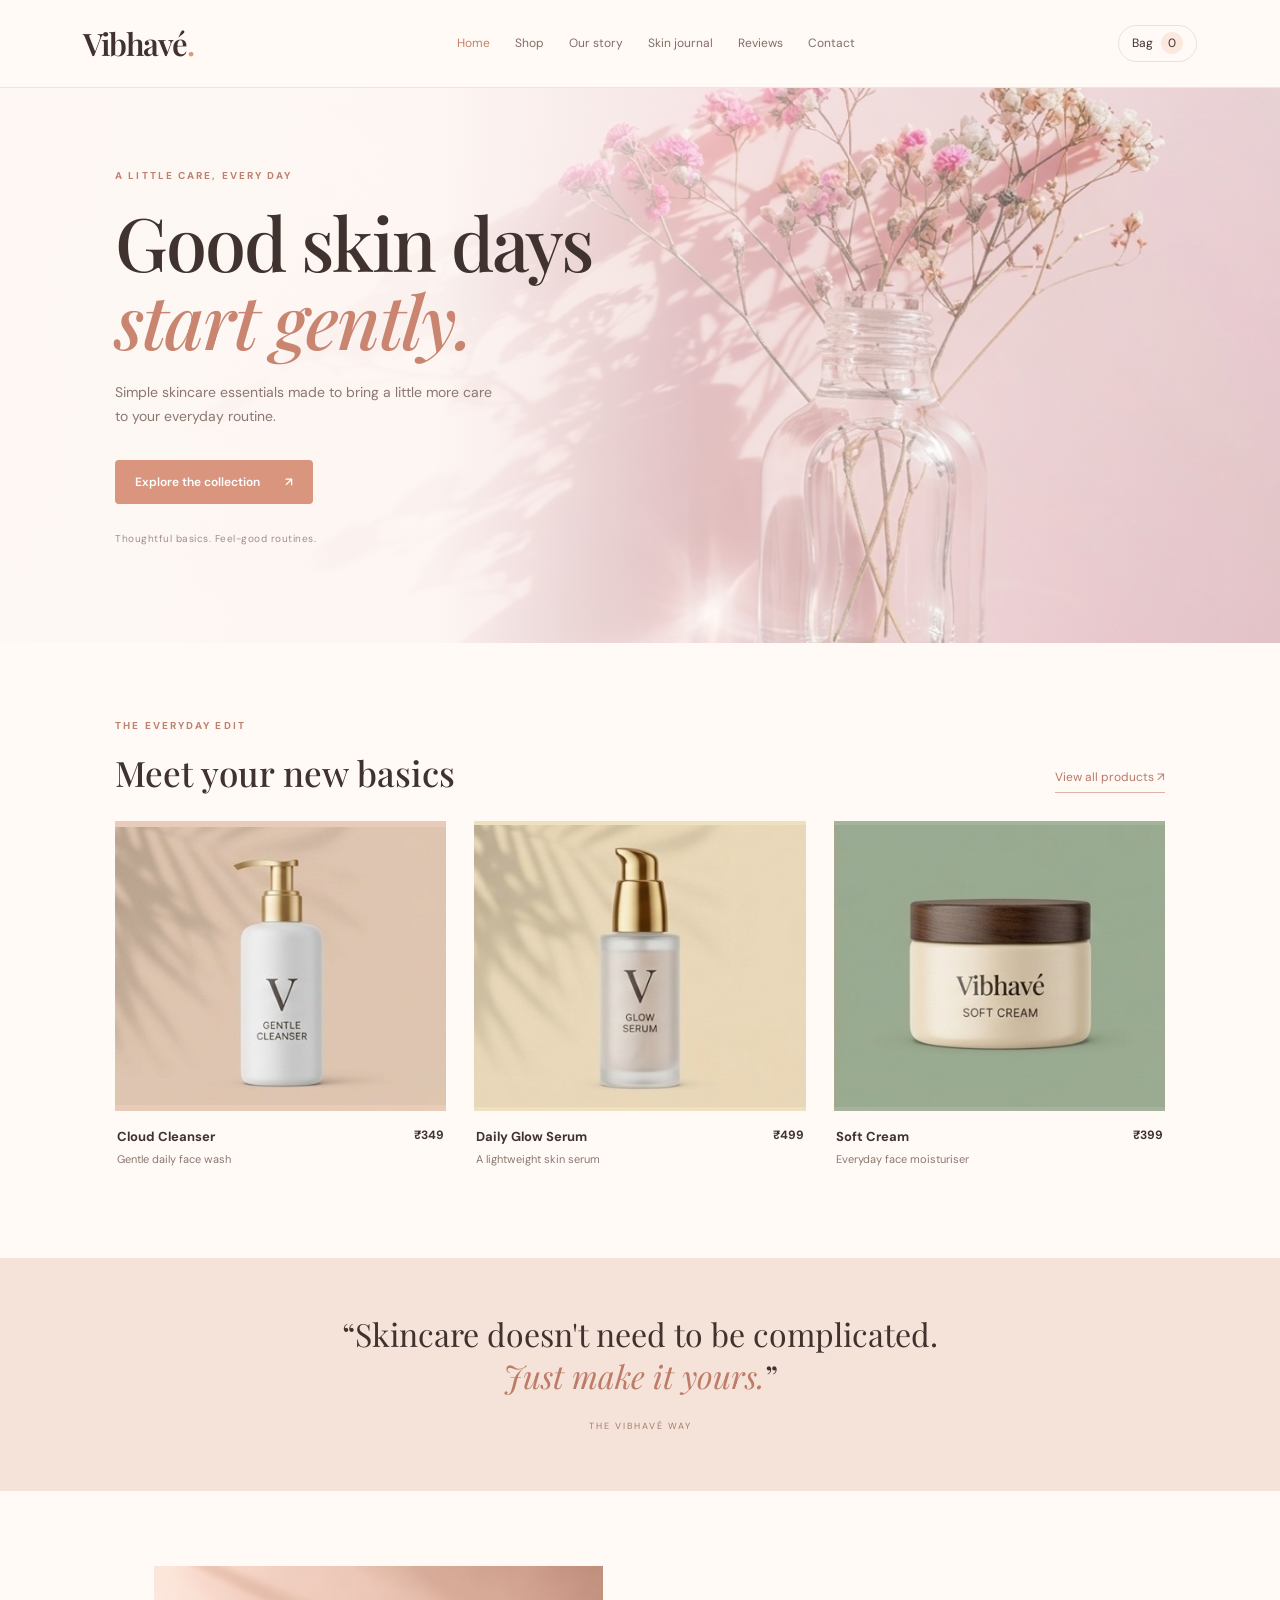
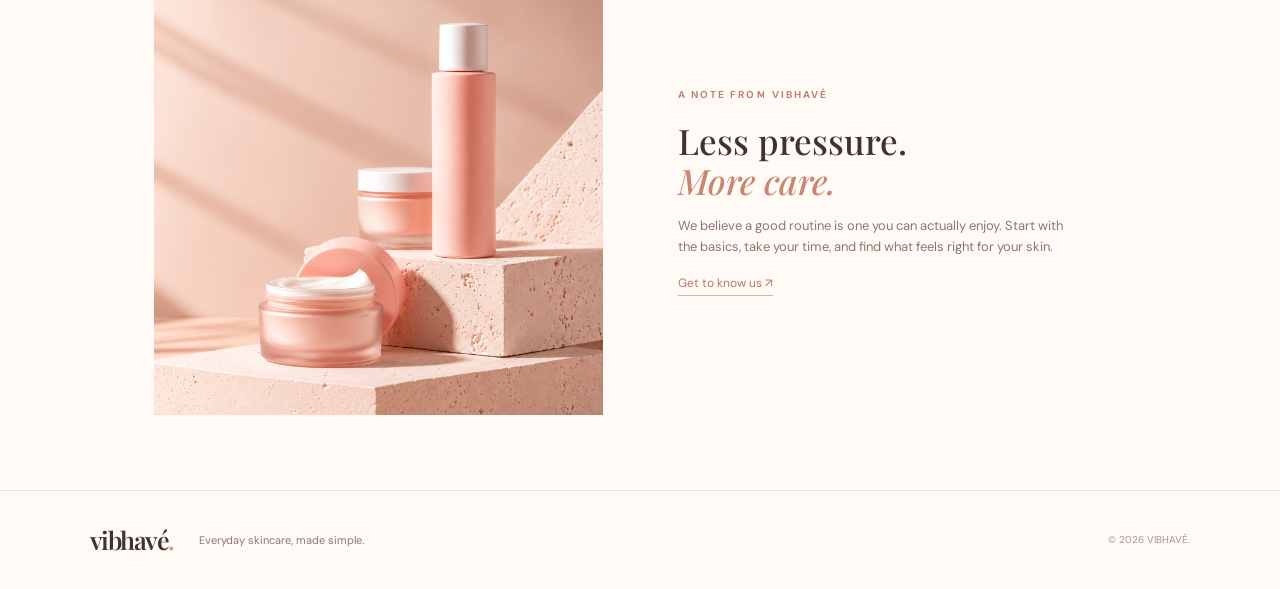
<file: Vibhave Skincare brand project/index.html>
<!DOCTYPE html>
<html lang="en">
<head>
  <meta charset="UTF-8">
  <meta name="viewport" content="width=device-width, initial-scale=1.0">
  <title>Vibhavé | Everyday Skincare</title>
  <link rel="stylesheet" href="style.css">
  <link rel="stylesheet" href="drawing.css">
</head>
<body>
  <header class="site-header">
    <a class="logo" href="index.html">Vibhavé<span>.</span></a>
    <nav>
      <a class="active" href="index.html">Home</a>
      <a href="shop.html">Shop</a>
      <a href="about.html">Our story</a>
      <a href="guide.html">Skin journal</a>
      <a href="reviews.html">Reviews</a>
      <a href="contact.html">Contact</a>
    </nav>
    <a class="cart-link" href="shop.html">Bag <span id="cart-count">0</span></a>
  </header>

  <main>
    <section class="drawing">
      <div class="drawing-copy">
        <p class="eyebrow">A LITTLE CARE, EVERY DAY</p>
        <h1>Good skin days<br><em>start gently.</em></h1>
        <p class="drawing-text">Simple skincare essentials made to bring a little more care to your everyday routine.</p>
        <a class="button" href="shop.html">Explore the collection<span>↗</span></a>
        <p class="small-note">Thoughtful basics. Feel-good routines.</p>
      </div>
    </section>

    <section class="section">
      <div class="section-heading">
        <div><p class="eyebrow">THE EVERYDAY EDIT</p><h2>Meet your new basics</h2></div>
        <a class="text-link" href="shop.html">View all products ↗</a>
      </div>
      <div class="product-grid">
        <article class="product-card">
          <div class="product-visual product-visual--cleanser">
            <img class="product-image" src="images/gentle-cleanser.jpeg" alt="Gentle Cleanser" />
          </div>
          <div class="product-info"><div><h3>Cloud Cleanser</h3><p>Gentle daily face wash</p></div><strong>₹349</strong></div>
        </article>
        <article class="product-card">
          <div class="product-visual product-visual--serum">
            <img class="product-image" src="images/glow-serum.jpeg" alt="Glow Serum" />
          </div>
          <div class="product-info"><div><h3>Daily Glow Serum</h3><p>A lightweight skin serum</p></div><strong>₹499</strong></div>
        </article>
        <article class="product-card">
          <div class="product-visual product-visual--cream">
            <img class="product-image" src="images/soft-cream.jpeg" alt="Soft Cream" />
          </div>
          <div class="product-info"><div><h3>Soft Cream</h3><p>Everyday face moisturiser</p></div><strong>₹399</strong></div>
        </article>
      </div>
    </section>

    <section class="quote-band"><p>“Skincare doesn't need to be complicated.<br><em>Just make it yours.</em>”</p><span>THE VIBHAVÉ WAY</span></section>
    <section class="split-callout">
      <img class="callout-image" src="images/skincare-routine.png" alt="Skincare products arranged on warm peach-toned display blocks" />
      <div><p class="eyebrow">A NOTE FROM VIBHAVÉ</p><h2>Less pressure.<br><em>More care.</em></h2><p>We believe a good routine is one you can actually enjoy. Start with the basics, take your time, and find what feels right for your skin.</p><a class="text-link" href="about.html">Get to know us ↗</a></div>
    </section>
  </main>
  <footer><a class="logo" href="index.html">vibhavé<span>.</span></a><p>Everyday skincare, made simple.</p><small>© 2026 VIBHAVÉ. </small></footer>
  <script src="script.js"></script>
</body>
</html>
</file>
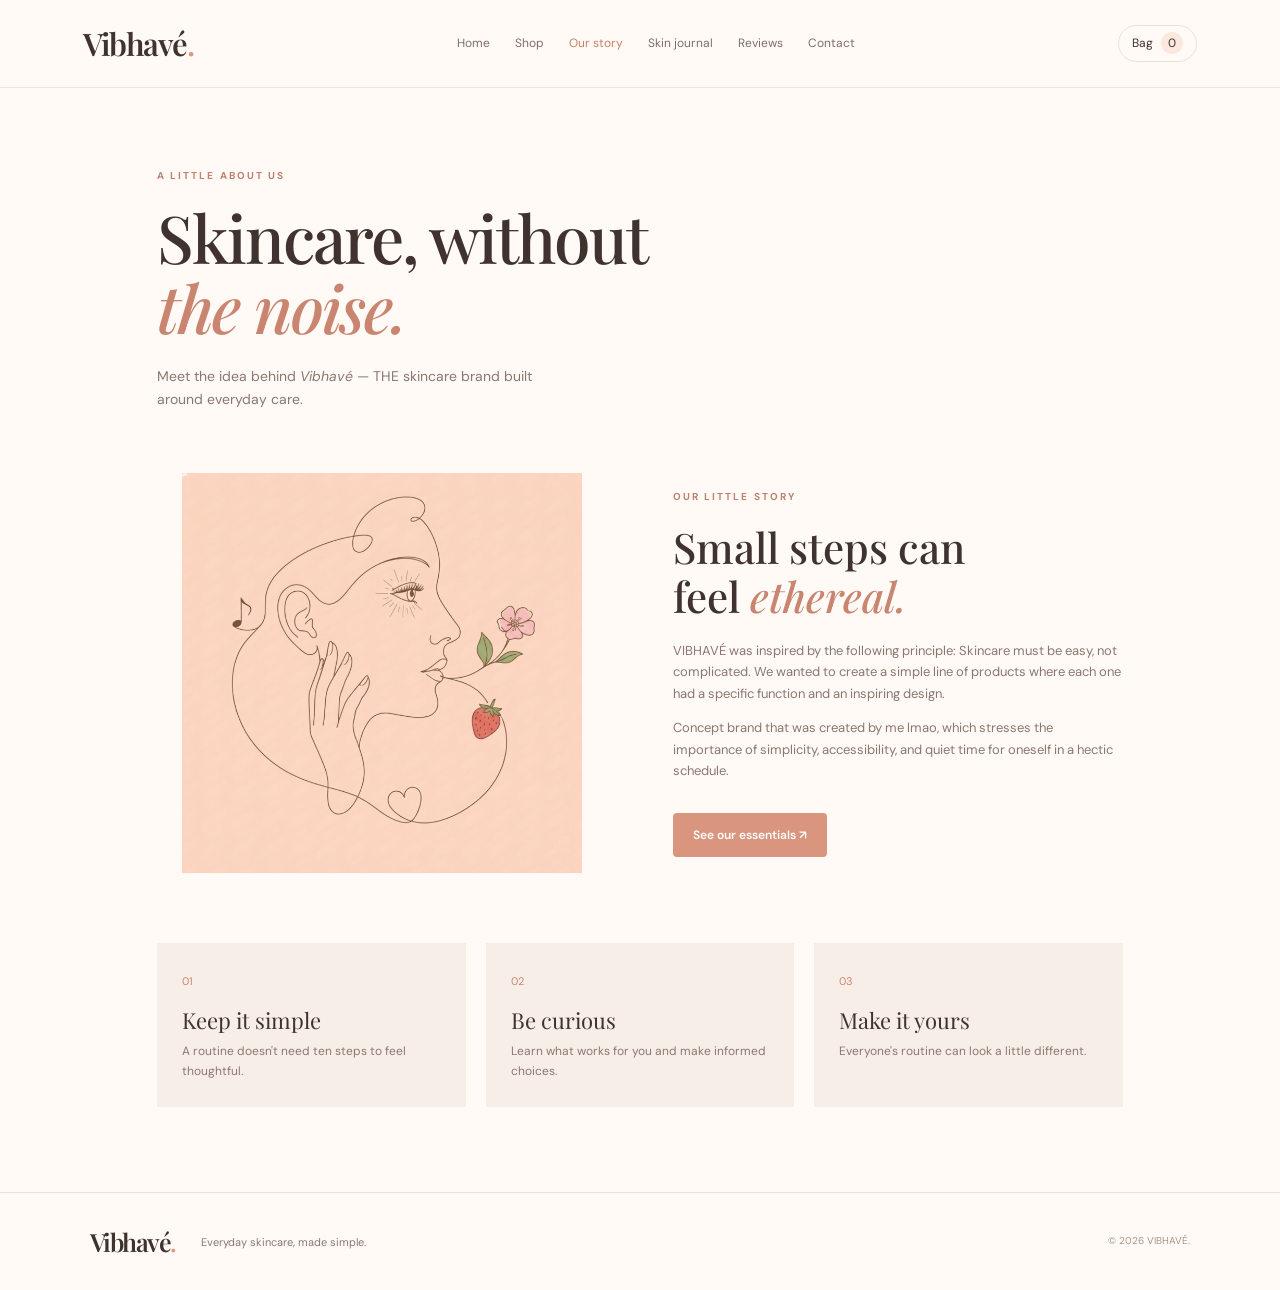
<file: Vibhave Skincare brand project/about.html>
<!DOCTYPE html>
<html lang="en"><head><meta charset="UTF-8"><meta name="viewport" content="width=device-width, initial-scale=1.0"><title>Our Story | VIBHAVÉ</title><link rel="stylesheet" href="style.css"></head>
<body>
<header class="site-header"><a class="logo" href="index.html">Vibhavé<span>.</span></a><nav><a href="index.html">Home</a><a href="shop.html">Shop</a><a class="active" href="about.html">Our story</a><a href="guide.html">Skin journal</a><a href="reviews.html">Reviews</a><a href="contact.html">Contact</a></nav><a class="cart-link" href="shop.html">Bag <span id="cart-count">0</span></a></header>
<main class="page-wrap">
<section class="page-intro"><p class="eyebrow">A LITTLE ABOUT US</p><h1>Skincare, without<br><em>the noise.</em></h1><p>Meet the idea behind <em> Vibhavé </em>— THE skincare brand built around everyday care.</p></section>
<section class="about-layout"><div class="about-vase"><img src="images/drawing-beauty.jpeg" alt="Illustration of a woman with a flower and strawberry" style="width: 400px; max-width: 100%; height: auto; display: block; margin: 0 auto;"></div><div class="about-copy"><p class="eyebrow">OUR LITTLE STORY</p><h2>Small steps can<br>feel <em>ethereal.</em></h2><p>VIBHAVÉ was inspired by the following principle: Skincare must be easy, not complicated. We wanted to create a simple line of products where each one had a specific function and an inspiring design.</p><p>Concept brand that was created by me lmao, which stresses the importance of simplicity, accessibility, and quiet time for oneself in a hectic schedule.</p><a class="button" href="shop.html">See our essentials ↗</a></div></section>
<section class="values"><article><span>01</span><h3>Keep it simple</h3><p>A routine doesn't need ten steps to feel thoughtful.</p></article><article><span>02</span><h3>Be curious</h3><p>Learn what works for you and make informed choices.</p></article><article><span>03</span><h3>Make it yours</h3><p>Everyone's routine can look a little different.</p></article></section>
</main><footer><a class="logo" href="index.html">Vibhavé<span>.</span></a><p>Everyday skincare, made simple.</p><small>© 2026 VIBHAVÉ.</small></footer><script src="script.js"></script></body></html>
</file>
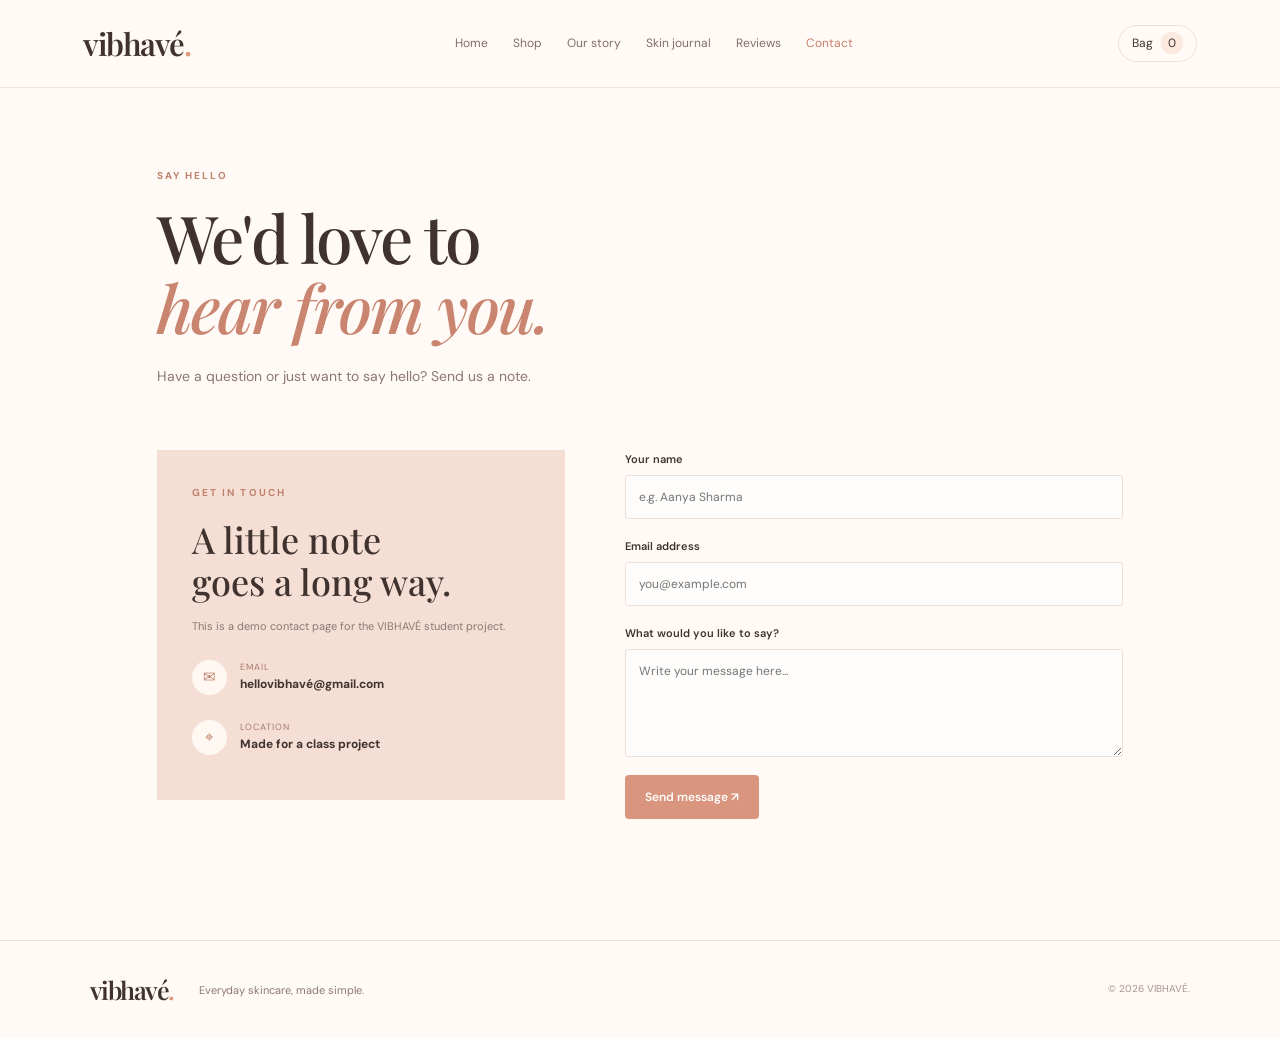
<file: Vibhave Skincare brand project/contact.html>
<!DOCTYPE html>
<html lang="en"><head><meta charset="UTF-8"><meta name="viewport" content="width=device-width, initial-scale=1.0"><title>Contact | VIBHAVÉ</title><link rel="stylesheet" href="style.css"></head>
<body>
<header class="site-header"><a class="logo" href="index.html">vibhavé<span>.</span></a><nav><a href="index.html">Home</a><a href="shop.html">Shop</a><a href="about.html">Our story</a><a href="guide.html">Skin journal</a><a href="reviews.html">Reviews</a><a class="active" href="contact.html">Contact</a></nav><a class="cart-link" href="shop.html">Bag <span id="cart-count">0</span></a></header>
<main class="page-wrap">
<section class="page-intro"><p class="eyebrow">SAY HELLO</p><h1>We'd love to<br><em>hear from you.</em></h1><p>Have a question or just want to say hello? Send us a note.</p></section>
<section class="contact-layout"><div class="contact-card"><p class="eyebrow">GET IN TOUCH</p><h2>A little note<br>goes a long way.</h2><p class="muted">This is a demo contact page for the VIBHAVÉ student project.</p><div class="contact-detail"><span>✉</span><div><small>EMAIL</small><strong>hellovibhavé@gmail.com</strong></div></div><div class="contact-detail"><span>⌖</span><div><small>LOCATION</small><strong>Made for a class project</strong></div></div></div>
<form class="contact-form" id="contact-form" novalidate><label>Your name<input type="text" id="name" placeholder="e.g. Aanya Sharma"></label><label>Email address<input type="email" id="email" placeholder="you@example.com"></label><label>What would you like to say?<textarea id="message" rows="5" placeholder="Write your message here..."></textarea></label><button class="button" type="submit">Send message ↗</button><p id="form-message" class="form-message" aria-live="polite"></p></form></section>
</main><footer><a class="logo" href="index.html">vibhavé<span>.</span></a><p>Everyday skincare, made simple.</p><small>© 2026 VIBHAVÉ. </small></footer><script src="script.js"></script></body></html>
</file>
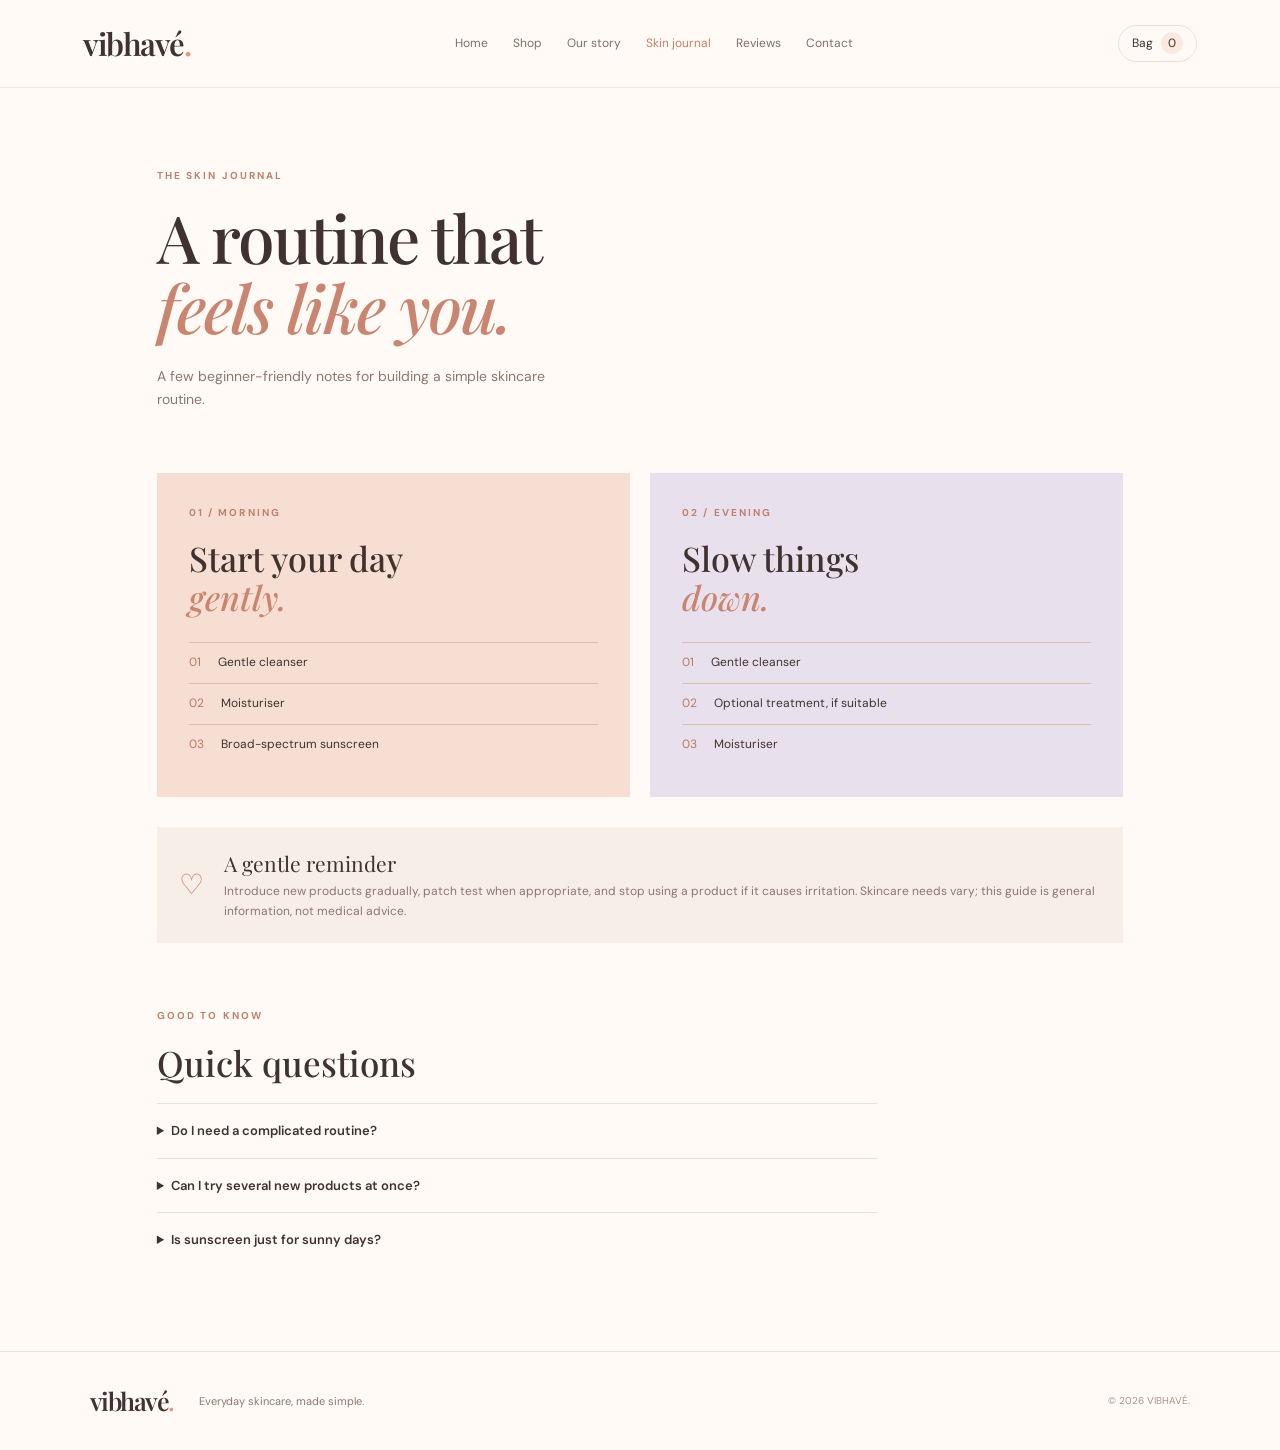
<file: Vibhave Skincare brand project/guide.html>
<!DOCTYPE html>
<html lang="en"><head><meta charset="UTF-8"><meta name="viewport" content="width=device-width, initial-scale=1.0"><title>Skin Journal | VIBHAVÉ</title><link rel="stylesheet" href="style.css"></head>
<body>
<header class="site-header"><a class="logo" href="index.html">vibhavé<span>.</span></a><nav><a href="index.html">Home</a><a href="shop.html">Shop</a><a href="about.html">Our story</a><a class="active" href="guide.html">Skin journal</a><a href="reviews.html">Reviews</a><a href="contact.html">Contact</a></nav><a class="cart-link" href="shop.html">Bag <span id="cart-count">0</span></a></header>
<main class="page-wrap">
<section class="page-intro"><p class="eyebrow">THE SKIN JOURNAL</p><h1>A routine that<br><em>feels like you.</em></h1><p>A few beginner-friendly notes for building a simple skincare routine.</p></section>
<section class="routine-grid"><article class="routine-card morning"><p class="eyebrow">01 / MORNING</p><h2>Start your day<br><em>gently.</em></h2><ol><li><span>01</span> Gentle cleanser</li><li><span>02</span> Moisturiser</li><li><span>03</span> Broad-spectrum sunscreen</li></ol></article><article class="routine-card evening"><p class="eyebrow">02 / EVENING</p><h2>Slow things<br><em>down.</em></h2><ol><li><span>01</span> Gentle cleanser</li><li><span>02</span> Optional treatment, if suitable</li><li><span>03</span> Moisturiser</li></ol></article></section>
<section class="guide-note"><span class="note-icon">♡</span><div><h3>A gentle reminder</h3><p>Introduce new products gradually, patch test when appropriate, and stop using a product if it causes irritation. Skincare needs vary; this guide is general information, not medical advice.</p></div></section>
<section class="faq"><p class="eyebrow">GOOD TO KNOW</p><h2>Quick questions</h2><details><summary>Do I need a complicated routine?</summary><p>No. Many people start with a gentle cleanser, moisturiser and sunscreen in the morning.</p></details><details><summary>Can I try several new products at once?</summary><p>It's usually easier to introduce one new product at a time so you can notice how your skin responds.</p></details><details><summary>Is sunscreen just for sunny days?</summary><p>Sun protection is useful as part of a daytime routine. Follow the product label and reapply as directed.</p></details></section>
</main><footer><a class="logo" href="index.html">vibhavé<span>.</span></a><p>Everyday skincare, made simple.</p><small>© 2026 VIBHAVÉ. </small></footer><script src="script.js"></script></body></html>
</file>
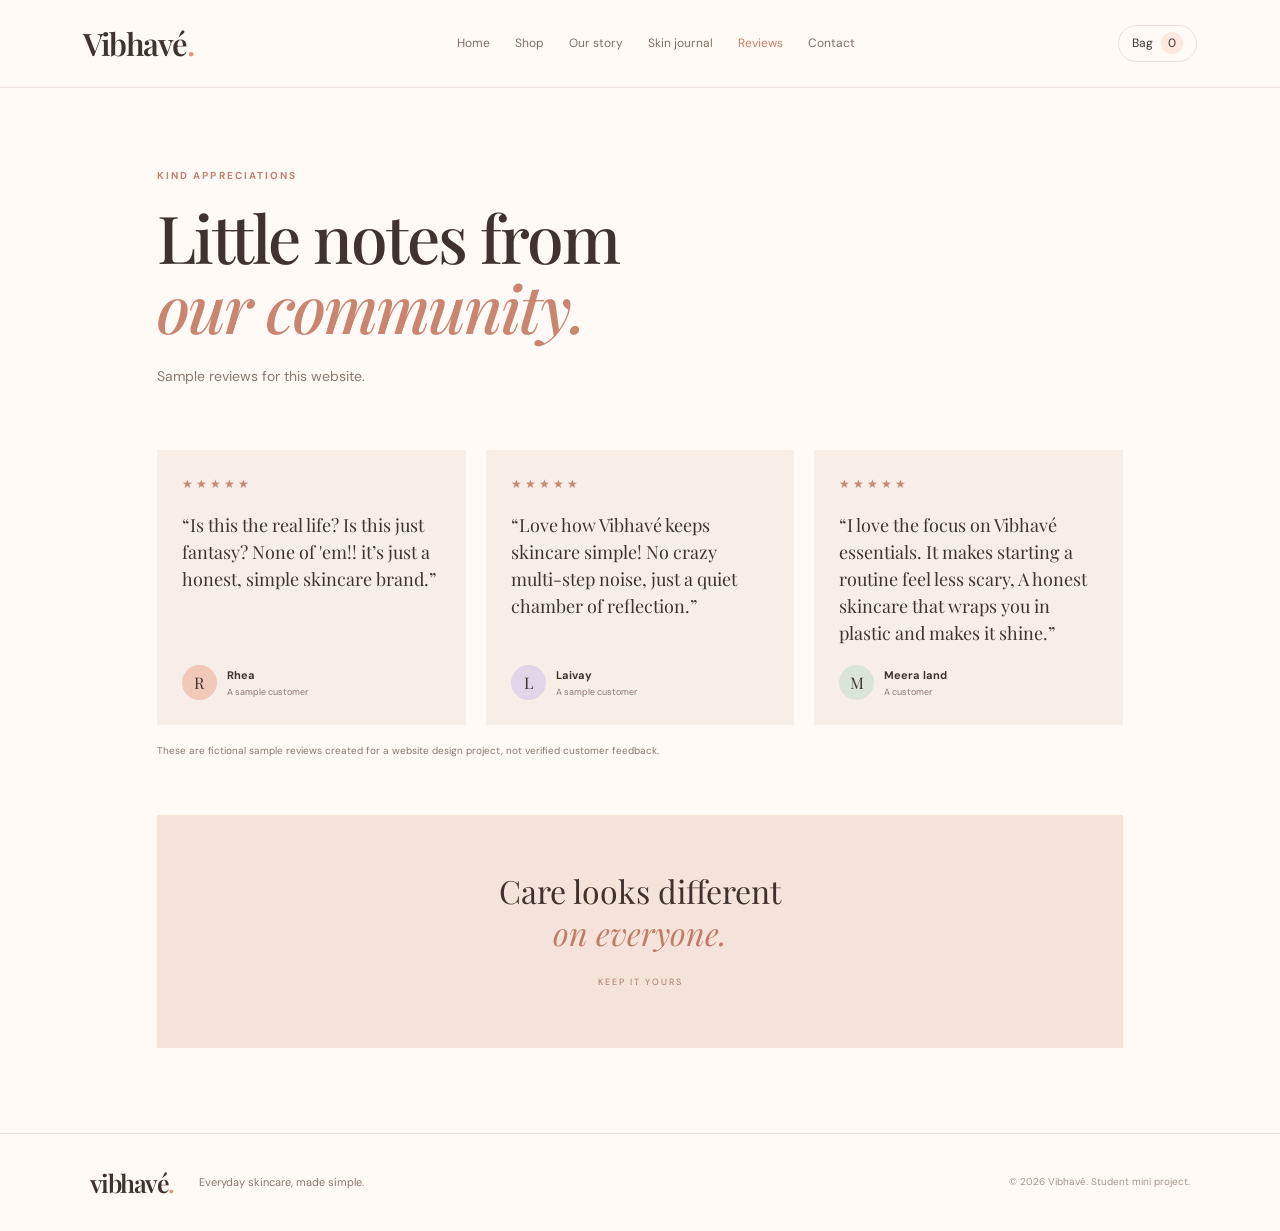
<file: Vibhave Skincare brand project/reviews.html>
<!DOCTYPE html>
<html lang="en"><head><meta charset="UTF-8"><meta name="viewport" content="width=device-width, initial-scale=1.0"><title>Reviews | MELORA</title><link rel="stylesheet" href="style.css"></head>
<body>
<header class="site-header"><a class="logo" href="index.html">Vibhavé<span>.</span></a><nav><a href="index.html">Home</a><a href="shop.html">Shop</a><a href="about.html">Our story</a><a href="guide.html">Skin journal</a><a class="active" href="reviews.html">Reviews</a><a href="contact.html">Contact</a></nav><a class="cart-link" href="shop.html">Bag <span id="cart-count">0</span></a></header>
<main class="page-wrap">
<section class="page-intro"><p class="eyebrow">KIND APPRECIATIONS</p><h1>Little notes from<br><em>our community.</em></h1><p>Sample reviews for this website.</p></section>
<section class="review-grid"><article class="review-card"><div class="stars">★★★★★</div><p>“Is this the real life? Is this just fantasy? None of 'em!! it’s just a honest, simple skincare brand.”</p><div class="review-person"><span class="avatar peach">R</span><div><strong>Rhea</strong><small>A sample customer</small></div></div></article><article class="review-card"><div class="stars">★★★★★</div><p>“Love how Vibhavé keeps skincare simple! No crazy multi-step noise, just a quiet chamber of reflection.”</p><div class="review-person"><span class="avatar lilac">L</span><div><strong>Laivay</strong><small>A sample customer</small></div></div></article><article class="review-card"><div class="stars">★★★★★</div><p>“I love the focus on Vibhavé essentials. It makes starting a routine feel less scary, A honest skincare that wraps you in plastic and makes it shine.”</p><div class="review-person"><span class="avatar green">M</span><div><strong>Meera land</strong><small>A customer</small></div></div></article></section>
<div class="review-disclaimer">These are fictional sample reviews created for a website design project, not verified customer feedback.</div>
<section class="quote-band"><p>Care looks different<br><em>on everyone.</em></p><span>KEEP IT YOURS</span></section>
</main><footer><a class="logo" href="index.html">vibhavé<span>.</span></a><p>Everyday skincare, made simple.</p><small>© 2026 Vibhavé. Student mini project.</small></footer><script src="script.js"></script></body></html>
</file>
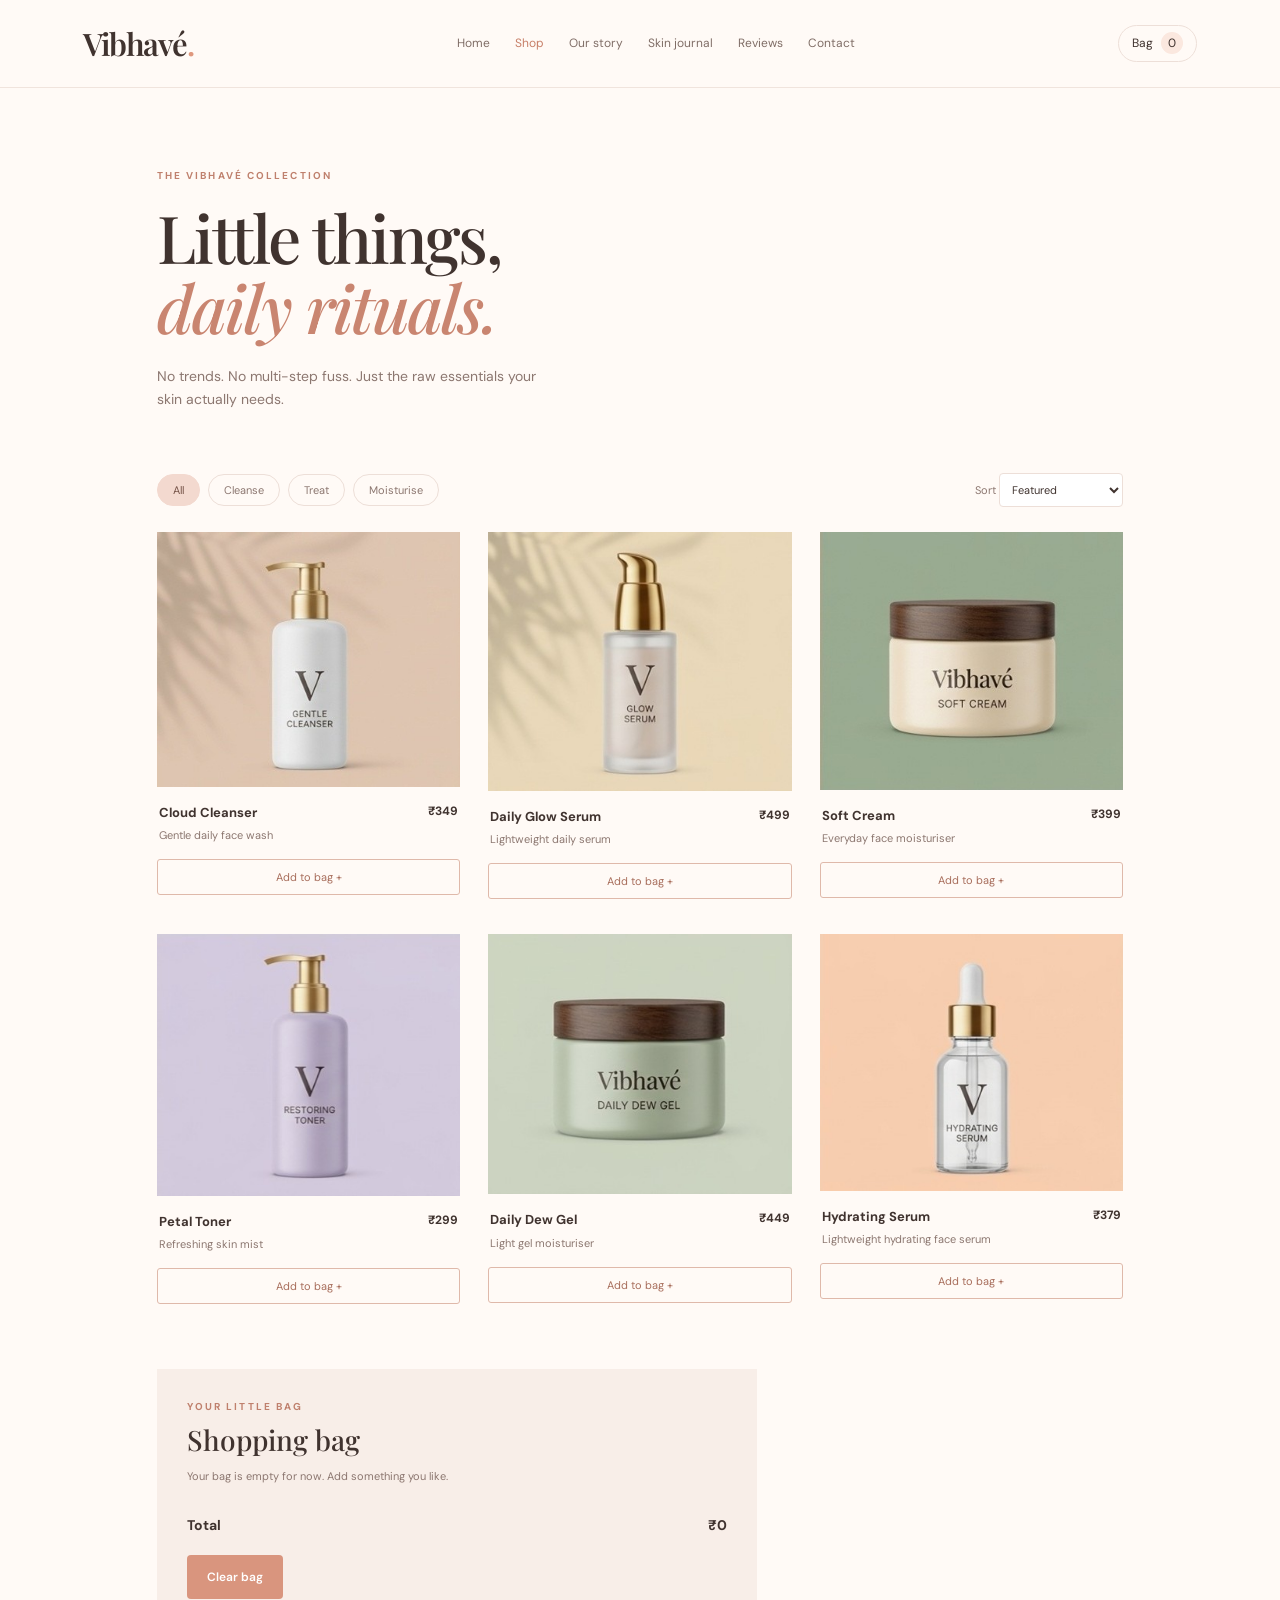
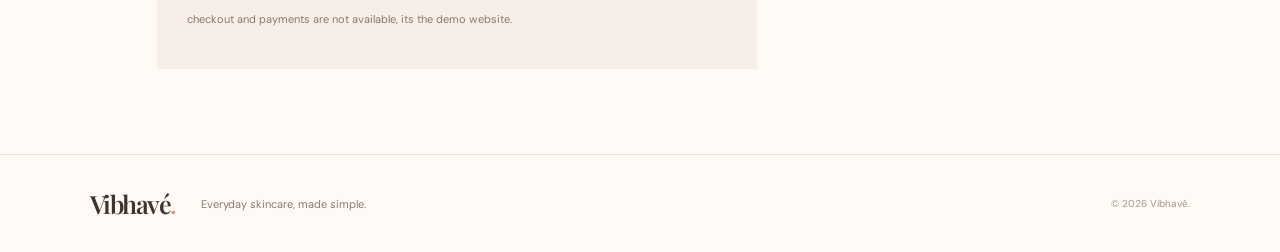
<file: Vibhave Skincare brand project/shop.html>
<!DOCTYPE html>
<html lang="en">
<head><meta charset="UTF-8"><meta name="viewport" content="width=device-width, initial-scale=1.0"><title>Shop | Vibhavé</title><link rel="stylesheet" href="style.css"></head>
<body>
<header class="site-header"><a class="logo" href="index.html">Vibhavé<span>.</span></a><nav><a href="index.html">Home</a><a class="active" href="shop.html">Shop</a><a href="about.html">Our story</a><a href="guide.html">Skin journal</a><a href="reviews.html">Reviews</a><a href="contact.html">Contact</a></nav><a class="cart-link" href="#cart">Bag <span id="cart-count">0</span></a></header>
<main class="page-wrap">
  <section class="page-intro"><p class="eyebrow">THE VIBHAVÉ COLLECTION</p><h1>Little things,<br><em>daily rituals.</em></h1><p>No trends. No multi-step fuss. Just the raw essentials your skin actually needs.</p></section>
  <div class="shop-tools"><div class="filter-buttons"><button class="filter-btn selected" data-filter="all">All</button><button class="filter-btn" data-filter="cleanse">Cleanse</button><button class="filter-btn" data-filter="treat">Treat</button><button class="filter-btn" data-filter="moisturise">Moisturise</button></div><label class="sort-label">Sort <select id="sort-products"><option value="default">Featured</option><option value="low">Price: low to high</option><option value="high">Price: high to low</option></select></label></div>
  <div class="product-grid shop-grid" id="product-list">
    <article class="product-card shop-product" data-category="cleanse" data-price="349"><div class="product-art art-peach"><img src="images/gentle-cleanser.jpeg" alt="Vibhavé Gentle Cleanser" style="width:100%;height:100%;object-fit:cover;display:block"></div><div class="product-info"><div><h3>Cloud Cleanser</h3><p>Gentle daily face wash</p></div><strong>₹349</strong></div><button class="add-button" data-name="Cloud Cleanser" data-price="349">Add to bag +</button></article>
    <article class="product-card shop-product" data-category="treat" data-price="499"><div class="product-art art-rose"><img src="images/glow-serum.jpeg" alt="Vibhavé Glow Serum" style="width:100%;height:100%;object-fit:cover;display:block"></div><div class="product-info"><div><h3>Daily Glow Serum</h3><p>Lightweight daily serum</p></div><strong>₹499</strong></div><button class="add-button" data-name="Daily Glow Serum" data-price="499">Add to bag +</button></article>
    <article class="product-card shop-product" data-category="moisturise" data-price="399"><div class="product-art art-yellow"><img src="images/soft-cream.jpeg" alt="Vibhavé Soft Cream" style="width:100%;height:100%;object-fit:cover;display:block"></div><div class="product-info"><div><h3>Soft Cream</h3><p>Everyday face moisturiser</p></div><strong>₹399</strong></div><button class="add-button" data-name="Soft Cream" data-price="399">Add to bag +</button></article>
    <article class="product-card shop-product" data-category="cleanse" data-price="299"><div class="product-art art-lilac"><img src="images/restoring-toner.jpeg" alt="Vibhavé Restoring Toner" style="width:100%;height:100%;object-fit:cover;display:block"></div><div class="product-info"><div><h3>Petal Toner</h3><p>Refreshing skin mist</p></div><strong>₹299</strong></div><button class="add-button" data-name="Petal Toner" data-price="299">Add to bag +</button></article>
    <article class="product-card shop-product" data-category="moisturise" data-price="449"><div class="product-art art-green"><img src="images/daily-dew-gel.jpeg" alt="Vibhavé Daily Dew Gel" style="width:100%;height:100%;object-fit:cover;display:block"></div><div class="product-info"><div><h3>Daily Dew Gel</h3><p>Light gel moisturiser</p></div><strong>₹449</strong></div><button class="add-button" data-name="Daily Dew Gel" data-price="449">Add to bag +</button></article>
    <article class="product-card shop-product" data-category="treat" data-price="379"><div class="product-art art-pink"><img src="images/hydrating-serum.jpeg" alt="Vibhavé Hydrating Serum" style="width:100%;height:100%;object-fit:cover;display:block"></div><div class="product-info"><div><h3>Hydrating Serum</h3><p>Lightweight hydrating face serum</p></div><strong>₹379</strong></div><button class="add-button" data-name="Hydrating Serum" data-price="379">Add to bag +</button></article>
  </div>
  <section class="cart-panel" id="cart"><div><p class="eyebrow">YOUR LITTLE BAG</p><h2>Shopping bag</h2></div><div id="cart-items"><p class="muted">Your bag is empty for now. Add something you like.</p></div><div class="cart-total"><strong>Total</strong><strong id="cart-total">₹0</strong></div><button class="button" id="clear-cart">Clear bag</button><p class="tiny-note">checkout and payments are not available, its the demo website.</p></section>
</main>
<footer><a class="logo" href="index.html">Vibhavé<span>.</span></a><p>Everyday skincare, made simple.</p><small>© 2026 Vibhavé.</small></footer><script src="script.js"></script>
</body></html>
</file>
<file: Vibhave Skincare brand project/style.css>
@import url('https://fonts.googleapis.com/css2?family=DM+Sans:wght@400;500;600;700&family=Playfair+Display:ital,wght@0,500;0,600;1,500;1,600&display=swap');

:root{--ink:#40332f;--muted:#8c7770;--peach-light:#fbe8df;--cream:#fffaf6;--line:#eddfd8}
*{box-sizing:border-box}html{scroll-behavior:smooth}body{margin:0;background:var(--cream);color:var(--ink);font-family:'DM Sans',sans-serif;font-size:15px;line-height:1.65}a{color:inherit;text-decoration:none}.site-header{height:auto;min-height:82px;padding:18px 6.5%;display:flex;align-items:center;justify-content:space-between;gap:25px;border-bottom:1px solid rgba(237,223,216,.8);background:rgba(255,250,246,.94);position:sticky;top:0;z-index:10;backdrop-filter:blur(12px)}.logo{font-family:'Playfair Display',serif;font-size:31px;font-weight:600;letter-spacing:-1.5px}.logo span{color:#df987e}.site-header nav{display:flex;gap:25px;align-items:center}.site-header nav a{font-size:12px;color:#806e67;transition:.2s}.site-header nav a:hover,.site-header nav a.active{color:#c77f68}.cart-link{font-size:12px;border:1px solid var(--line);padding:8px 13px;border-radius:30px;white-space:nowrap}.cart-link span{background:var(--peach-light);padding:3px 7px;border-radius:50%;margin-left:5px}.drawing{padding:72px 9% 78px;display:grid;grid-template-columns:1fr 1fr;gap:50px;align-items:center;min-height:555px;background:linear-gradient(110deg,#fffaf6 45%,#f9e5dc 45%)}.drawing-copy{max-width:480px}.eyebrow{font-size:10px;letter-spacing:2.1px;font-weight:700;color:#bf806d;margin:0 0 18px}.drawing h1,.page-intro h1{font-family:'Playfair Display',serif;font-size:clamp(46px,6vw,74px);line-height:1.06;letter-spacing:-2px;font-weight:500;margin:0 0 22px}.drawing h1 em,.page-intro h1 em,h2 em{color:#c98570;font-weight:500}.drawing-text,.page-intro>p:last-child{color:var(--muted);max-width:390px;font-size:14px}.button{display:inline-flex;align-items:center;gap:25px;background:#d9957e;color:white;border:0;border-radius:4px;padding:14px 20px;font:600 12px 'DM Sans',sans-serif;cursor:pointer;transition:.2s;margin-top:18px}.button:hover{background:#bd7865;transform:translateY(-2px)}.small-note{font-size:10px;color:#a28e85;margin-top:27px;letter-spacing:.5px}.section{padding:75px 9%}.section-heading{display:flex;justify-content:space-between;align-items:end;margin-bottom:28px}.section-heading h2,h2{font-family:'Playfair Display',serif;font-size:35px;line-height:1.15;font-weight:500;margin:0}.text-link{font-size:12px;color:#b97864;border-bottom:1px solid #dfb3a3;padding-bottom:4px}.product-grid{display:grid;grid-template-columns:repeat(3,minmax(0,1fr));gap:28px}.product-card{min-width:0}.product-visual{height:290px;overflow:hidden}.product-visual--cleanser{background:#e8cbb8}.product-visual--serum{background:#eee1bd}.product-visual--cream{background:#a5b39a}.product-image{display:block;width:100%;height:100%;object-fit:contain;transition:transform .2s ease}.product-image:hover{transform:scale(1.02)}.product-info{display:flex;justify-content:space-between;gap:12px;padding:15px 2px}.product-info h3{font-size:13px;margin:0 0 3px}.product-info p{font-size:11px;color:var(--muted);margin:0}.product-info strong{font-size:12px;white-space:nowrap}.quote-band{background:#f5e2d9;padding:55px 20px;text-align:center}.quote-band p{font:32px/1.3 'Playfair Display',serif;margin:0 0 15px}.quote-band p em{color:#bd7c68}.quote-band span{font-size:9px;letter-spacing:2px;color:#a77a6b}.split-callout{padding:75px 12%;display:grid;grid-template-columns:1fr 1fr;gap:75px;align-items:center}.split-callout>div:last-child>p:not(.eyebrow){font-size:13px;color:var(--muted);max-width:390px}.callout-image{width:100%;height:auto;aspect-ratio:1;display:block;object-fit:cover}footer{border-top:1px solid var(--line);padding:28px 7%;display:flex;align-items:center;gap:25px}footer .logo{font-size:25px}footer p{font-size:11px;color:var(--muted);margin-right:auto}footer small{font-size:10px;color:#a7958d}.page-wrap{max-width:1120px;margin:auto;padding:65px 6% 85px}.page-intro{padding:15px 0 48px}.page-intro h1{font-size:clamp(45px,6vw,66px)}.page-intro>p:last-child{margin-top:0}.shop-tools{display:flex;justify-content:space-between;align-items:center;margin-bottom:25px;gap:15px}.filter-buttons{display:flex;gap:8px;flex-wrap:wrap}.filter-btn{border:1px solid var(--line);background:transparent;color:var(--muted);border-radius:30px;padding:8px 15px;font:11px 'DM Sans',sans-serif;cursor:pointer}.filter-btn.selected,.filter-btn:hover{background:#f3d9cf;border-color:#f3d9cf;color:#765449}.sort-label{font-size:11px;color:var(--muted)}select{border:1px solid var(--line);background:white;padding:8px;border-radius:4px;color:var(--ink);font:11px 'DM Sans',sans-serif}.shop-grid{grid-template-columns:repeat(3,1fr);row-gap:35px}.add-button{width:100%;border:1px solid #dfb9aa;background:transparent;color:#a86e5c;padding:10px;border-radius:3px;font:11px 'DM Sans',sans-serif;cursor:pointer;transition:.2s}.add-button:hover{background:#d9957e;color:white}.cart-panel{margin-top:65px;padding:30px;background:#f8eee8;max-width:600px}.cart-panel h2{font-size:28px}.cart-panel .eyebrow{margin-bottom:8px}.cart-item{display:flex;justify-content:space-between;padding:10px 0;border-bottom:1px solid var(--line);font-size:12px}.remove-item{border:0;background:none;color:#b97864;cursor:pointer}.cart-total{display:flex;justify-content:space-between;padding-top:18px;font-size:14px}.tiny-note,.muted{color:var(--muted);font-size:11px}.about-layout{display:grid;grid-template-columns:1fr 1fr;gap:65px;align-items:center}.about-vase{font-size:125px;color:#c58c78}.about-copy h2{font-size:42px;margin-bottom:20px}.about-copy p:not(.eyebrow){font-size:13px;color:var(--muted)}.values{display:grid;grid-template-columns:repeat(3,1fr);gap:20px;margin-top:70px}.values article{padding:25px;background:#f8eee8}.values article span{color:#c88770;font-size:11px}.values h3{font:22px 'Playfair Display',serif;margin:13px 0 7px}.values p{font-size:12px;color:var(--muted);margin:0}.routine-grid{display:grid;grid-template-columns:1fr 1fr;gap:20px}.routine-card{padding:32px;background:#f6ded2;min-height:270px}.routine-card.evening{background:#e9e0ed}.routine-card h2{font-size:34px;margin-bottom:25px}.routine-card ol{list-style:none;padding:0;margin:0}.routine-card li{border-top:1px solid #d8bdb1;padding:10px 0;font-size:12px}.routine-card li span{color:#b97864;margin-right:14px}.guide-note{display:flex;gap:20px;align-items:center;background:#f7eee8;padding:22px;margin:30px 0 65px}.note-icon{font-size:28px;color:#c98570}.guide-note h3{font:21px 'Playfair Display',serif;margin:0 0 5px}.guide-note p{font-size:12px;color:var(--muted);margin:0}.faq{max-width:720px}.faq h2{margin-bottom:20px}.faq details{border-top:1px solid var(--line);padding:16px 0;font-size:13px}.faq summary{cursor:pointer;font-weight:600}.faq details p{color:var(--muted);font-size:12px}.review-grid{display:grid;grid-template-columns:repeat(3,1fr);gap:20px}.review-card{background:#f8eee8;padding:25px;min-height:235px;display:flex;flex-direction:column}.stars{color:#c98570;letter-spacing:3px;font-size:12px}.review-card>p{font:18px/1.5 'Playfair Display',serif}.review-person{display:flex;align-items:center;gap:10px;margin-top:auto}.avatar{width:35px;height:35px;border-radius:50%;display:grid;place-items:center;font:16px 'Playfair Display',serif}.avatar.peach{background:#f1c9b8}.avatar.lilac{background:#e1d6e8}.avatar.green{background:#dbe5d6}.review-person strong,.review-person small{display:block;font-size:11px}.review-person small{color:var(--muted);font-size:9px}.review-disclaimer{font-size:10px;color:var(--muted);margin:18px 0 55px}.contact-layout{display:grid;grid-template-columns:.9fr 1.1fr;gap:60px;align-items:start}.contact-card{background:#f5dfd5;padding:35px;min-height:350px}.contact-card h2{font-size:36px;margin-bottom:15px}.contact-detail{display:flex;gap:13px;align-items:center;margin-top:25px}.contact-detail>span{width:35px;height:35px;background:#fff7f1;border-radius:50%;display:grid;place-items:center;color:#bd806c}.contact-detail small,.contact-detail strong{display:block}.contact-detail small{font-size:9px;letter-spacing:1px;color:#a77a6b}.contact-detail strong{font-size:12px}.contact-form{display:grid;gap:18px}.contact-form label{font-size:11px;font-weight:600}.contact-form input,.contact-form textarea{display:block;width:100%;margin-top:7px;border:1px solid var(--line);background:#fffdfb;padding:13px;font:12px 'DM Sans',sans-serif;color:var(--ink);outline:none;border-radius:3px}.contact-form input:focus,.contact-form textarea:focus{border-color:#d9957e}.contact-form textarea{resize:vertical}.contact-form .button{justify-self:start;margin-top:0}.form-message{font-size:12px;color:#648264;margin:0;min-height:18px}
@media(max-width:850px){.site-header{padding:15px 4%;flex-wrap:wrap}.site-header nav{order:3;width:100%;overflow-x:auto;gap:18px;padding:5px 0}.site-header nav a{white-space:nowrap}.drawing{padding:55px 7%;gap:25px}.split-callout{padding:60px 7%;gap:35px}.page-wrap{padding:45px 5% 65px}}
@media(max-width:600px){.drawing{grid-template-columns:1fr;background:#fff7f2;padding:48px 7%}.drawing h1{font-size:52px}.section{padding:55px 6%}.product-grid,.shop-grid{grid-template-columns:repeat(2,minmax(0,1fr));gap:18px 12px}.product-art{height:175px}.section-heading{align-items:start;gap:15px}.section-heading h2{font-size:28px}.split-callout,.about-layout,.contact-layout{grid-template-columns:1fr;gap:30px}.callout-image{height:auto}.values,.review-grid{grid-template-columns:1fr}.routine-grid{grid-template-columns:1fr}.page-wrap{padding-top:38px}.page-intro{padding-bottom:30px}.page-intro h1{font-size:49px}.shop-tools{align-items:flex-start;flex-direction:column}.sort-label{align-self:flex-end}footer{flex-wrap:wrap;gap:8px 18px}footer p{width:100%;order:3}footer small{margin-left:auto}.cart-panel{padding:22px}}
</file>
<file: Vibhave Skincare brand project/drawing.css>
.drawing {
  position: relative;
  isolation: isolate;
  overflow: hidden;
  background-color: #f5dce0;
}

.drawing::before {
  content: "";
  position: absolute;
  inset: 0;
  z-index: -2;
  background: url("images/drawing-flowers.jpeg") center / cover no-repeat;
  transform: scaleX(-1);
}

.drawing::after {
  content: "";
  position: absolute;
  inset: 0;
  z-index: -1;
  background: linear-gradient(
    90deg,
    rgba(255, 250, 246, 0.97) 0%,
    rgba(255, 250, 246, 0.94) 34%,
    rgba(255, 250, 246, 0.62) 55%,
    rgba(255, 250, 246, 0.08) 100%
  );
  pointer-events: none;
}

.drawing-copy {
  position: relative;
  z-index: 1;
}

@media (max-width: 600px) {
  .drawing::after {
    background: linear-gradient(
      90deg,
      rgba(255, 250, 246, 0.92),
      rgba(255, 250, 246, 0.68)
    );
  }
}
</file>
